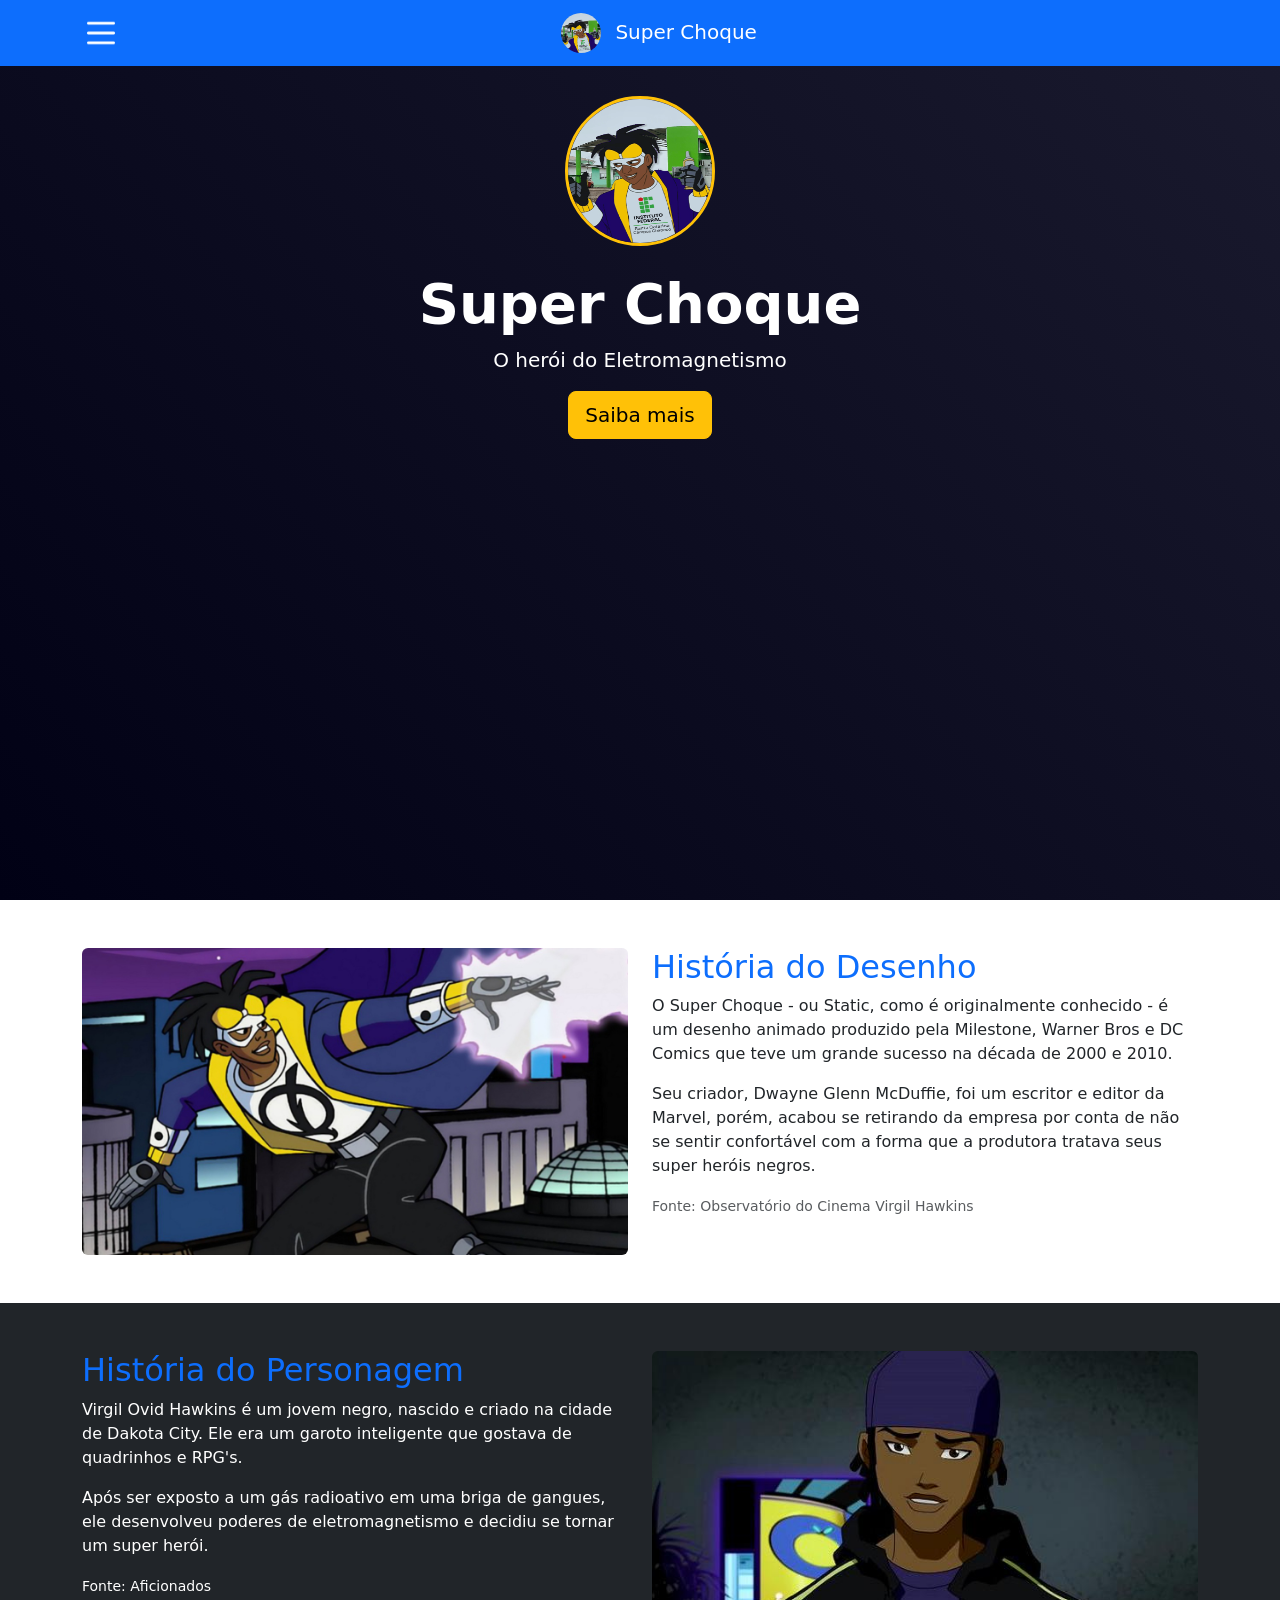
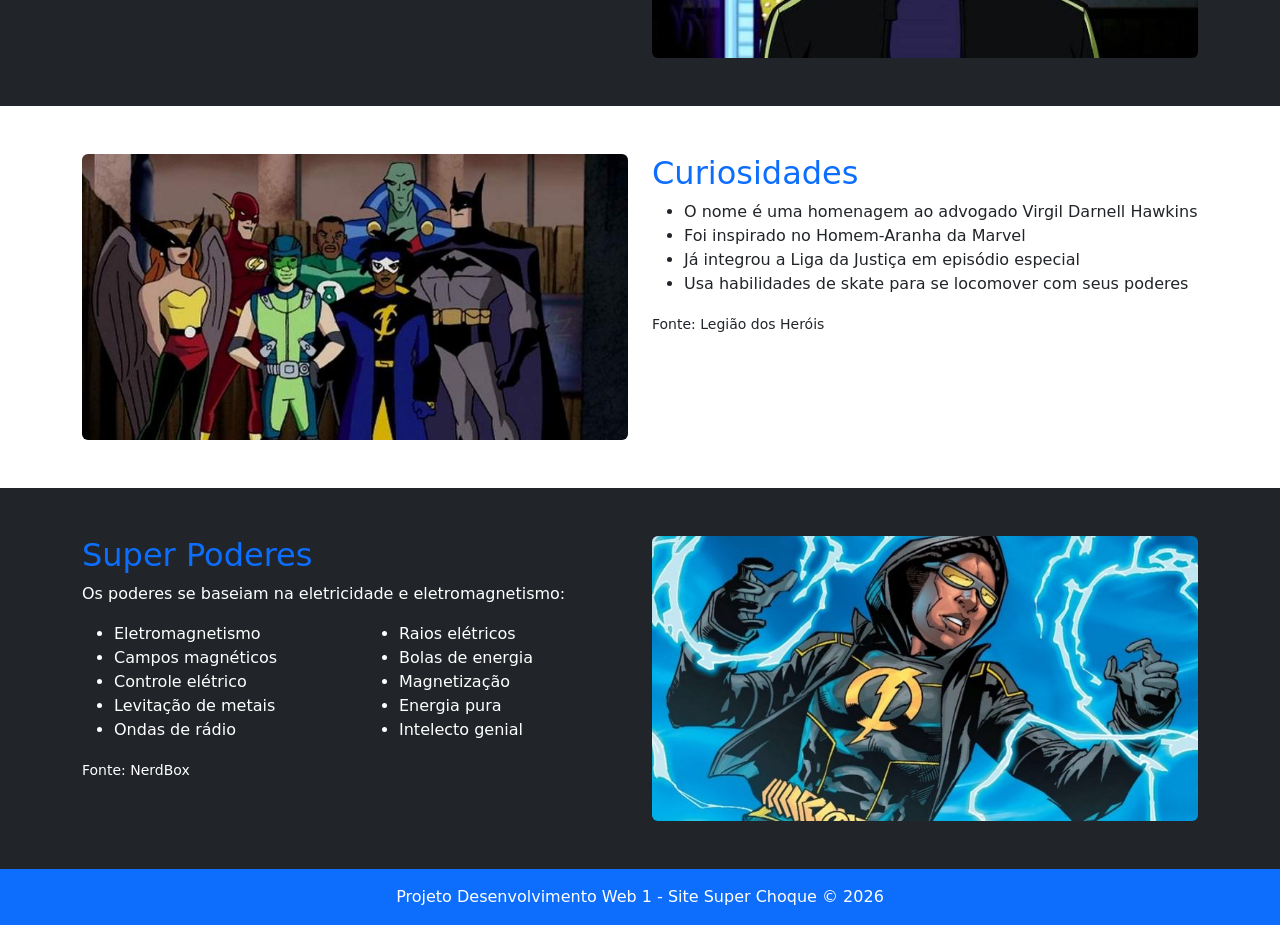
<file: site_super_choque/index.html>
<!doctype html>
<html lang="en">
  <head>
    <meta charset="utf-8">
    <meta name="viewport" content="width=device-width, initial-scale=1">
    <title>Site Super Choque</title>
    <link href="https://cdn.jsdelivr.net/npm/bootstrap@5.3.8/dist/css/bootstrap.min.css" rel="stylesheet" integrity="sha384-sRIl4kxILFvY47J16cr9ZwB07vP4J8+LH7qKQnuqkuIAvNWLzeN8tE5YBujZqJLB" crossorigin="anonymous">
    <link rel="stylesheet" href="../site_super_choque/css/style.css"/>
    <script src="../site_super_choque/js/menu.js"></script>    
</head>
  <body>

    <!-- Menu de Navegação -->

    <div id="menu-lateral" class="menu-lateral">
        <ul class="menu-itens">
            <li><a href="#inicio">Início</a></li>
            <li><a href="#historia">História</a></li>
            <li><a href="#personagem">Personagem</a></li>
            <li><a href="#curiosidade">Curiosidades</a></li>
            <li><a href="#poderes">Poderes</a></li>
        </ul>

    </div>

    <nav class="navbar navbar-dark bg-primary fixed-top">
        <div class="container">
            <button class="btn-menu" onclick="showMenu()">
                <img id="img-menu" src="img/icon-hamburger-menu.png" width="28" height="28" alt="menu"/>
            </button>
            <a class="navbar-brand mx-auto" href="#">
                <img src="../site_super_choque/img/icone_tela_principal.png" 
                width="40" 
                height="40" 
                alt="Super Choque" 
                class="rounded-circle me-2"/>
                Super Choque
            </a>
        </div>
    </nav>

    <!-- Seção Principal-->
    <header id="inicio" class="hero-section text-center text-white py-5">
        <div class="container mt-5">
            <img class="hero-image rounded-circle mb-4" src="../site_super_choque/img/icone_tela_principal.png" alt="Super Choque">
            <h1 class="display-4 fw-bold">Super Choque</h1>
            <p class="lead" href="#" class="btn btn-warning btn-lg">O herói do Eletromagnetismo</p>
            <a href="#historia" class="btn btn-warning btn-lg">Saiba mais</a>
        </div>
    </header>

    <!-- História do Desenho-->
    <main>
        <section id="historia" class="py-5">
            <div class="container">
                <div class="row">
                    <div class="col-6">
                        <img class="img-fluid rounded"
                        src="../site_super_choque/img/historia.jpg" alt="História Super Choque">
                    </div>
                    <div class="col-6">
                        <h2 class="text-primary">História do Desenho</h2>
                        <p>O Super Choque - ou Static, como é originalmente conhecido - é 
                            um desenho animado produzido pela Milestone, Warner Bros e DC 
                            Comics que teve um grande sucesso na década de 2000 e 2010.</p>

                        <p>Seu criador, Dwayne Glenn McDuffie, foi um escritor e editor da 
                            Marvel, porém, acabou se retirando da empresa por conta de não 
                            se sentir confortável com a forma que a produtora tratava seus 
                            super heróis negros.

                        </p>

                        <p class="text-muted">
                            <small>Fonte: Observatório do Cinema Virgil Hawkins</small>
                        </p>
                    </div>
                </div>
            </div>
        </section>
    

    <!-- História do Personagem-->
        <section id="personagem" class="bg-dark text-white py-5">
                <div class="container">
                    <div class="row">
                        <div class="col-6">
                            <h2 class="text-primary">História do Personagem</h2>
                            <p>Virgil Ovid Hawkins é um jovem negro, nascido e criado na cidade
                                 de Dakota City. Ele era um garoto inteligente que gostava de 
                                 quadrinhos e RPG's.</p>

                            <p>Após ser exposto a um gás radioativo em uma briga de gangues, 
                                ele desenvolveu poderes de eletromagnetismo e decidiu se tornar 
                                um super herói.
                            </p>
                            <p class="text-white">
                                <small>Fonte: Aficionados</small>
                            </p>
                        </div>
                        <div class="col-6">
                            <img class="img-fluid rounded"
                            src="../site_super_choque/img/historia2.jpg" alt="História do Personagem">
                        </div>
                    </div>
                </div>
        </section>

    <!-- Curiosidade -->

        <section id="curiosidade" class="py-5">
                    <div class="container">
                        <div class="row">
                            <div class="col-6">
                                <img class="img-fluid rounded"
                                src="../site_super_choque/img/curiosidades.jpeg" alt="Curiosidade">
                            </div>
                            <div class="col-6">
                                <h2 class="text-primary">Curiosidades</h2>
                                <ul>
                                    <li>O nome é uma homenagem ao advogado Virgil Darnell Hawkins</li>
                                    <li>Foi inspirado no Homem-Aranha da Marvel</li>
                                    <li>Já integrou a Liga da Justiça em episódio especial</li>
                                    <li>Usa habilidades de skate para se locomover com seus poderes</li>
                                </ul>
                                
                                <p class="text-rounded">
                                    <small>Fonte: Legião dos Heróis</small>
                                </p>
                            </div>
                        </div>
                    </div>
            </section>


    <!-- Super Poder-->

            <section id="poderes" class="bg-dark text-white py-5">
                <div class="container">
                    <div class="row">
                        <div class="col-6">
                            <h2 class="text-primary">Super Poderes</h2>
                            <div class="row">
                                <p>Os poderes se baseiam na eletricidade e eletromagnetismo:</p>
                                <div class="col-6">
                                        <ul>
                                            <li>Eletromagnetismo</li>
                                            <li>Campos magnéticos</li>
                                            <li>Controle elétrico</li>
                                            <li>Levitação de metais</li>
                                            <li>Ondas de rádio</li>
                                        </ul>
                                    </div>
                                    <div class="col-6">
                                    <ul>
                                        <li>Raios elétricos</li>
                                        <li>Bolas de energia</li>
                                        <li>Magnetização</li>
                                        <li>Energia pura</li>
                                        <li>Intelecto genial</li>
                                    </ul>
                                    </div>
                                </div>
                            
                            <p class="text-white">
                                <small>Fonte: NerdBox</small>
                            </p>
                        </div>
                        <div class="col-6">
                            <img class="img-fluid rounded"
                            src="../site_super_choque/img/super_poder.jpeg" alt="Super Poderes">
                        </div>
                    </div>
                </div>
            </section>
        </main>

        <footer class="bg-primary text-white text-center py-3">
            <div class="container">
                <p class="mb-0">
                    Projeto Desenvolvimento Web 1 - Site Super Choque &copy; 2026
                </p>
            </div>

        </footer>

    <script src="https://cdn.jsdelivr.net/npm/bootstrap@5.3.8/dist/js/bootstrap.bundle.min.js" integrity="sha384-FKyoEForCGlyvwx9Hj09JcYn3nv7wiPVlz7YYwJrWVcXK/BmnVDxM+D2scQbITxI" crossorigin="anonymous"></script>
  </body>
</html>
</file>
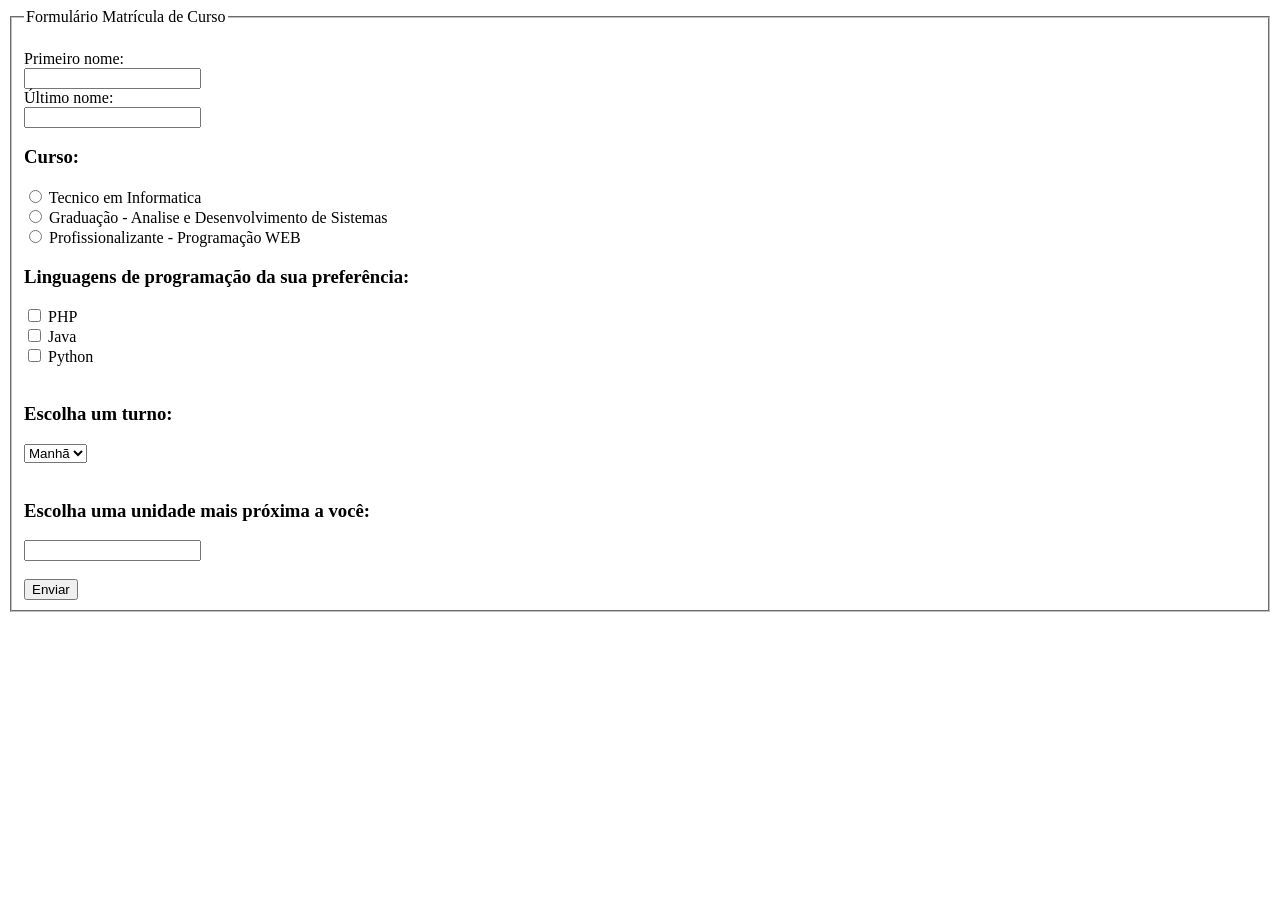
<file: Exercícios/formulario01.html>
<!DOCTYPE html>
<html lang="en">
<head>
    <meta charset="UTF-8">
    <meta name="viewport" content="width=device-width, initial-scale=1.0">
    <title>Formulário</title>
</head>
<body>
    <form action="/action_page.html">
        <fieldset>
        <legend>Formulário Matrícula de Curso</legend>
            <br>
            <form>
                <label for=“pnome">Primeiro nome:</label><br>
                <input type="text" id="pnome" name="pnome"><br>
                <label for=“unome">Último nome:</label><br>
                <input type="text" id="unome" name="unome">
            </form>

            <form>     
                <h3>Curso:</h3>
                <input type="radio" id="TI" name="curso" value="TecnicoemInformatica">
                <label for="TecnicoemInformatica">Tecnico em Informatica</label><br>
                <input type="radio" id="Graduaco_analiseedesenvolvimentodesistemas" name="curso" value="GraduaçãoAnaliseeDesenvolvimentodeSistemas">
                <label for="GraduaçãoAnaliseeDesenvolvimentodeSistemas">Graduação - Analise e Desenvolvimento de Sistemas</label><br>
                <input type="radio" id="Profissionalizante_programacaoweb" name="curso" value="ProfissionalizanteProgramaçãoWEB">
                <label for="ProfissionalizanteProgramaçãoWEB">Profissionalizante - Programação WEB</label><br>
            </form>
               
            <form>
                <h3>Linguagens de programação da sua preferência:</h3>
                <input type="checkbox" id="php" name="linguagemfav1" value="PHP">
                <label for="linguagemfav1"> PHP</label><br>
                <input type="checkbox" id="java" name="linguagemfav2" value="JAVA">
                <label for="linguagemfav2"> Java</label><br>
                <input type="checkbox" id="python" name="linguagemfav3" value="PYTHON">
                <label for="linguagemfav3"> Python</label>
            </form>
            
            <br>
            <h3>Escolha um turno: </h3>
            <label for="turno"></label>
            <select name="turno" id="turno">
                <option value="manha">Manhã</option>
                <option value=tarde">Tarde</option>
                <option value="noite">Noite</option>
            </select>
            
            <br>
            <br>

            <h3>Escolha uma unidade mais próxima a você:</h3>
            <label for="browser"></label>
            <input list="browsers" name="browser" id="browser">
            <datalist id="browsers">
                <option value="Chapecó">
                <option value="Canoinhas">
                <option value="Minha casa">
                <option value="Juju do pix">
                <option value="Floripa">
            </datalist>
            <br>
            <br>
            <button>Enviar</button>
        </fieldset>
</form>
</body>
</html>
</file>
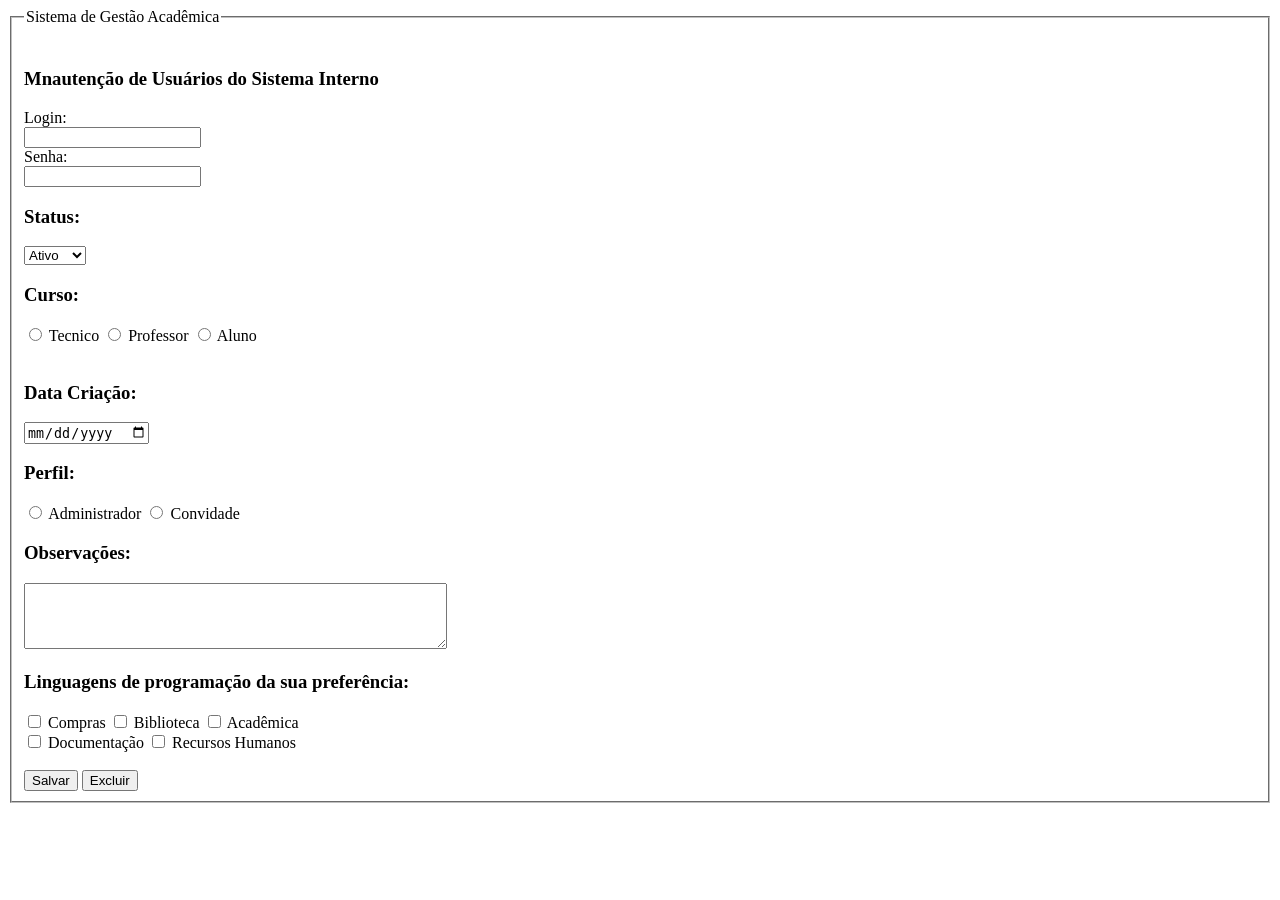
<file: Exercícios/formulario2.html>
<!DOCTYPE html>
<html lang="en">
<head>
    <meta charset="UTF-8">
    <meta name="viewport" content="width=device-width, initial-scale=1.0">
    <title>Formulário</title>
</head>
<body>
    <form action="/action_page.html">
        <fieldset>
        <legend>Sistema de Gestão Acadêmica</legend>
            <br>
            <h3>Mnautenção de Usuários do Sistema Interno</h3>
            <form>
                <label for="login">Login:</label><br>
                <input type="text" id="login" name="login"><br>
                <label for=senha">Senha:</label><br>
                <input type="text" id="senha" name="senha">

                <br>
                <h3>Status: </h3>
                <label for="status"></label>
                <select name="status" id="status">
                    <option value="ativo">Ativo</option>
                    <option value="inativo">Inativo</option>
                </select>

                    <h3>Curso:</h3>
                    <input type="radio" id="Tecnico" name="tipousuario" value="Tecnico">
                    <label for="Tecnico">Tecnico</label>
                    <input type="radio" id="Professor" name="tipousuario" value="Professor">
                    <label for="Professor">Professor</label>
                    <input type="radio" id="Aluno" name="tipousuario" value="aluno">
                    <label for="aluno">Aluno</label><br>
                
                <br>
                <label for="data"><h3>Data Criação:</h3></label>
                <input type="date" id="data" name="data">

                <h3>Perfil:</h3>
                    <input type="radio" id="Administrador" name="perfil" value="Administrador">
                    <label for="Administrador">Administrador</label>
                    <input type="radio" id="Convidade" name="perfil" value="Convidade">
                    <label for="Convidade">Convidade</label>
                
                <h3>Observações:</h3>
                    <label for="Observacao"></label>
                    <textarea id="Observacao" name="Observacao" rows="4" cols="50"></textarea>

                <h3>Linguagens de programação da sua preferência:</h3>
                    <input type="checkbox" id="Compras" name="modulo1" value="Compras">
                    <label for="modulo1"> Compras</label>
                    <input type="checkbox" id="Biblioteca" name="modulo2" value="Biblioteca">
                    <label for="modulo2"> Biblioteca</label>
                    <input type="checkbox" id="academico" name="modulo3" value="academico">
                    <label for="modulo3"> Acadêmica</label><br>
                    <input type="checkbox" id="Doc" name="modulo4" value="Doc">
                    <label for="modulo4"> Documentação</label>
                    <input type="checkbox" id="RH" name="modulo5" value="RH">
                    <label for="modulo5"> Recursos Humanos</label>
                <br>
                <br>
                <button>Salvar</button>
                <button>Excluir</button>
            </form>
        </fieldset>
</form>
</body>
</html>
</file>
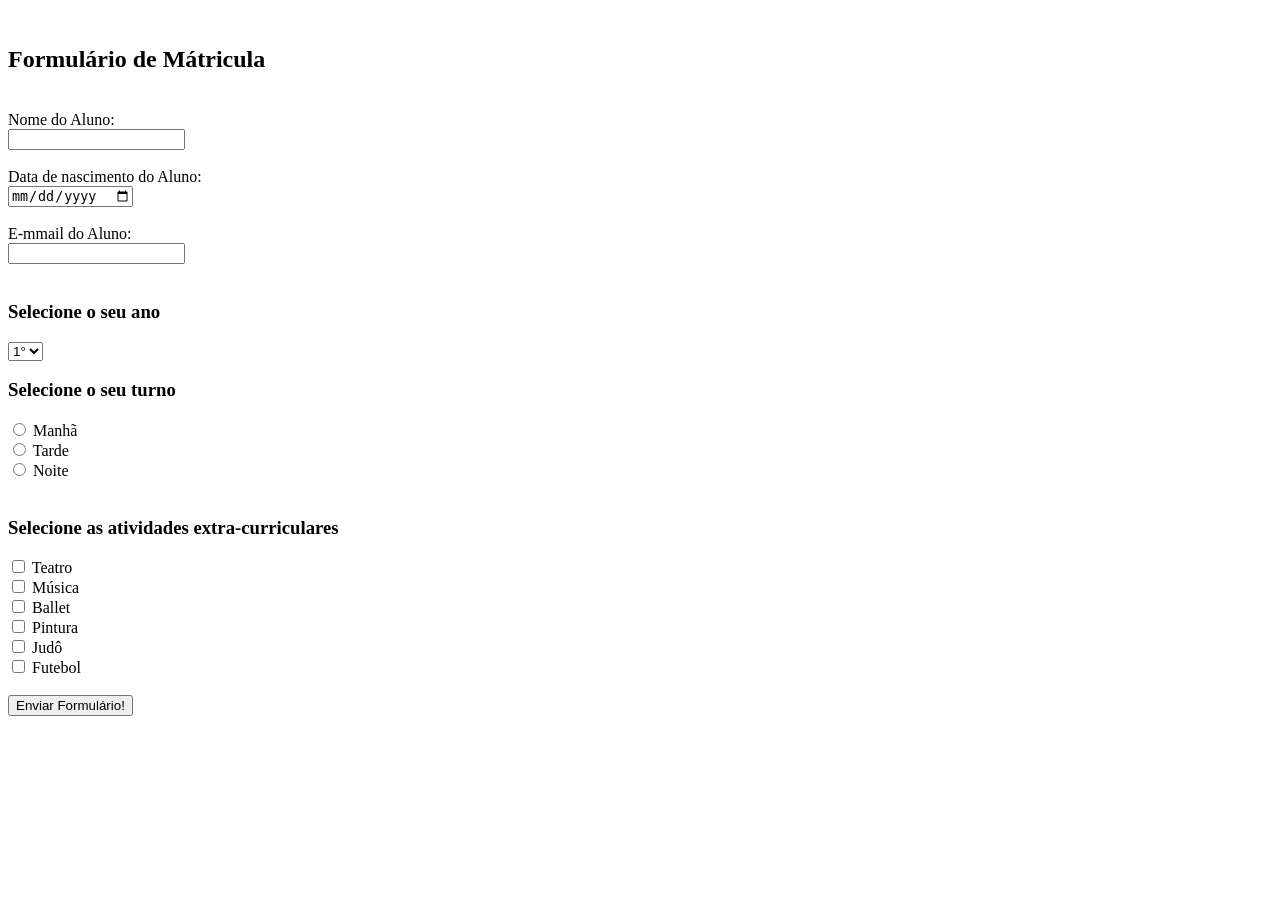
<file: Exparaentrega/01/matricula.html>
<!DOCTYPE html>
<html lang="en">
<head>
    <meta charset="UTF-8">
    <meta name="viewport" content="width=device-width, initial-scale=1.0">
    <title>Document</title>
</head>
<body>
    <form action="/enviar" method="post" >
        <br>
        <h2>Formulário de Mátricula</h2>
        <br>
        <label for="nomealuno">Nome do Aluno:</label><br>
        <input type="text" id="nomealuno" name="nomealuno" required><br>
        <br>
        <label for="nascimento">Data de nascimento do Aluno:</label><br>
        <input type="date" id="nascimento" name="nascimento" required><br>
        <br>
        <label for="emailaluno">E-mmail do Aluno:</label><br>
        <input type="email" id="emailaluno" name="emailaluno" required><br>

        <br>
        <h3>Selecione o seu ano</h3>
        <select name="anoemi" id="anoemi" required>
        <option value="1">1°</option>
        <option value="2">2°</option>
        <option value="3">3°</option>
        <option value="4">4°</option>
        </select>

        <br>
        <h3>Selecione o seu turno</h3>
        <input type="radio" id="html" name="turno" value="manha">
        <label for="manha">Manhã</label><br>
        <input type="radio" id="html" name="turno" value="tarde">
        <label for="tarde">Tarde</label><br>
        <input type="radio" id="html" name="turno" value="noite">
        <label for="noite">Noite</label><br>
       
        <br> 
        <h3>Selecione as atividades extra-curriculares</h3>
        <input type="checkbox" id="extrac1" name="extrac1" value="teatro">
        <label for="extrac1"> Teatro</label><br>
        <input type="checkbox" id="extrac2" name="extrac3" value="musica">
        <label for="extrac2"> Música</label><br>
        <input type="checkbox" id="extrac3" name="extrac3" value="ballet">
        <label for="extrac3"> Ballet</label><br>
        <input type="checkbox" id="extrac4" name="extrac4" value="pintura">
        <label for="extrac4"> Pintura</label><br>
        <input type="checkbox" id="extrac5" name="extrac5" value="judo">
        <label for="extrac5"> Judô</label><br>
        <input type="checkbox" id="extrac6" name="extrac6" value="futebol">
        <label for="extrac6"> Futebol</label><br>

        <br>
        <button type="submit" onclick="window.location.href='sucesso.html'">Enviar Formulário!</button>
        
    </form>

</body>
</html>
</file>
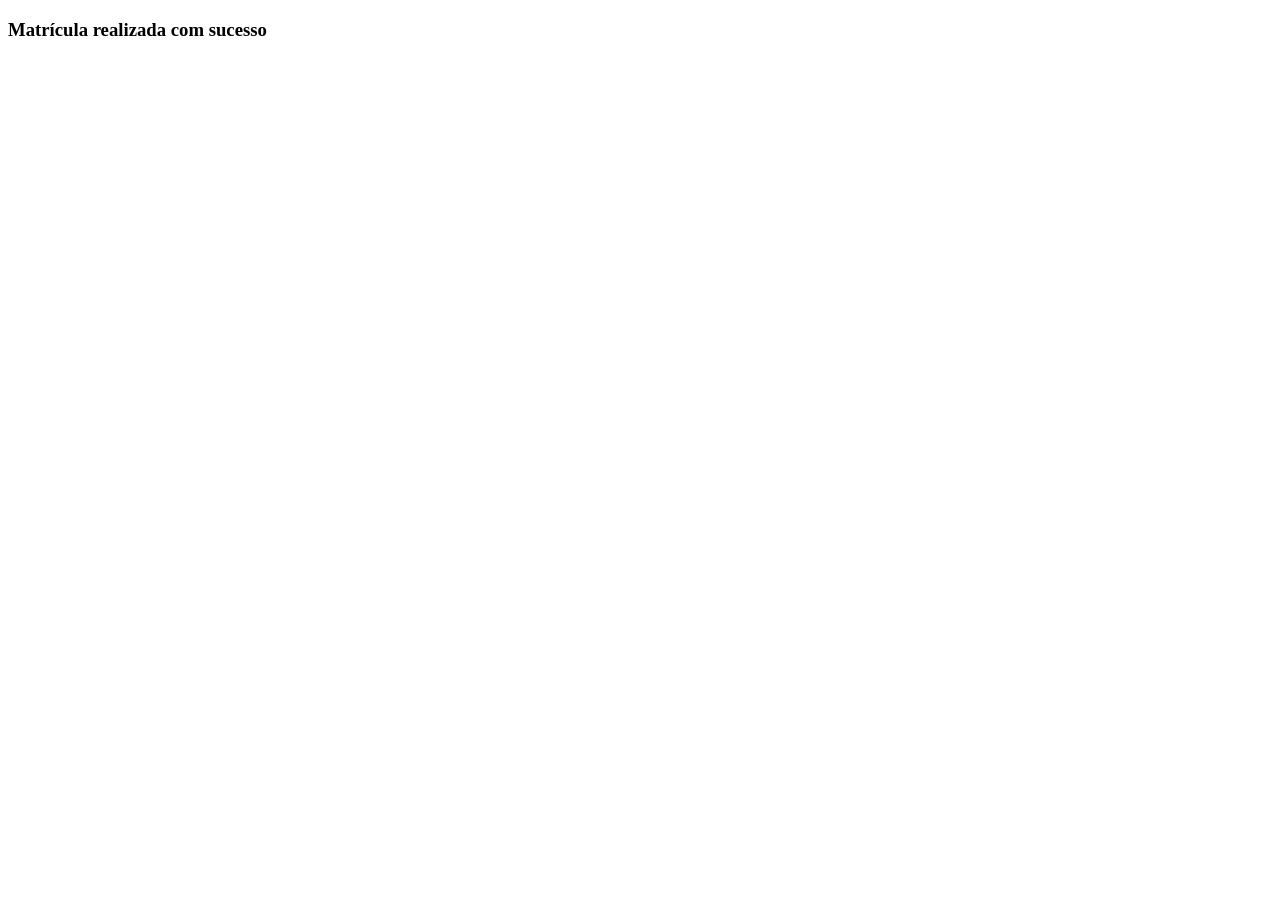
<file: Exparaentrega/01/sucesso.html>
<!DOCTYPE html>
<html lang="en">
<head>
    <meta charset="UTF-8">
    <meta name="viewport" content="width=
    , initial-scale=1.0">
    <title>Document</title>
</head>
<body>
    <h3>Matrícula realizada com sucesso</h3>
</body>
</html>
</file>
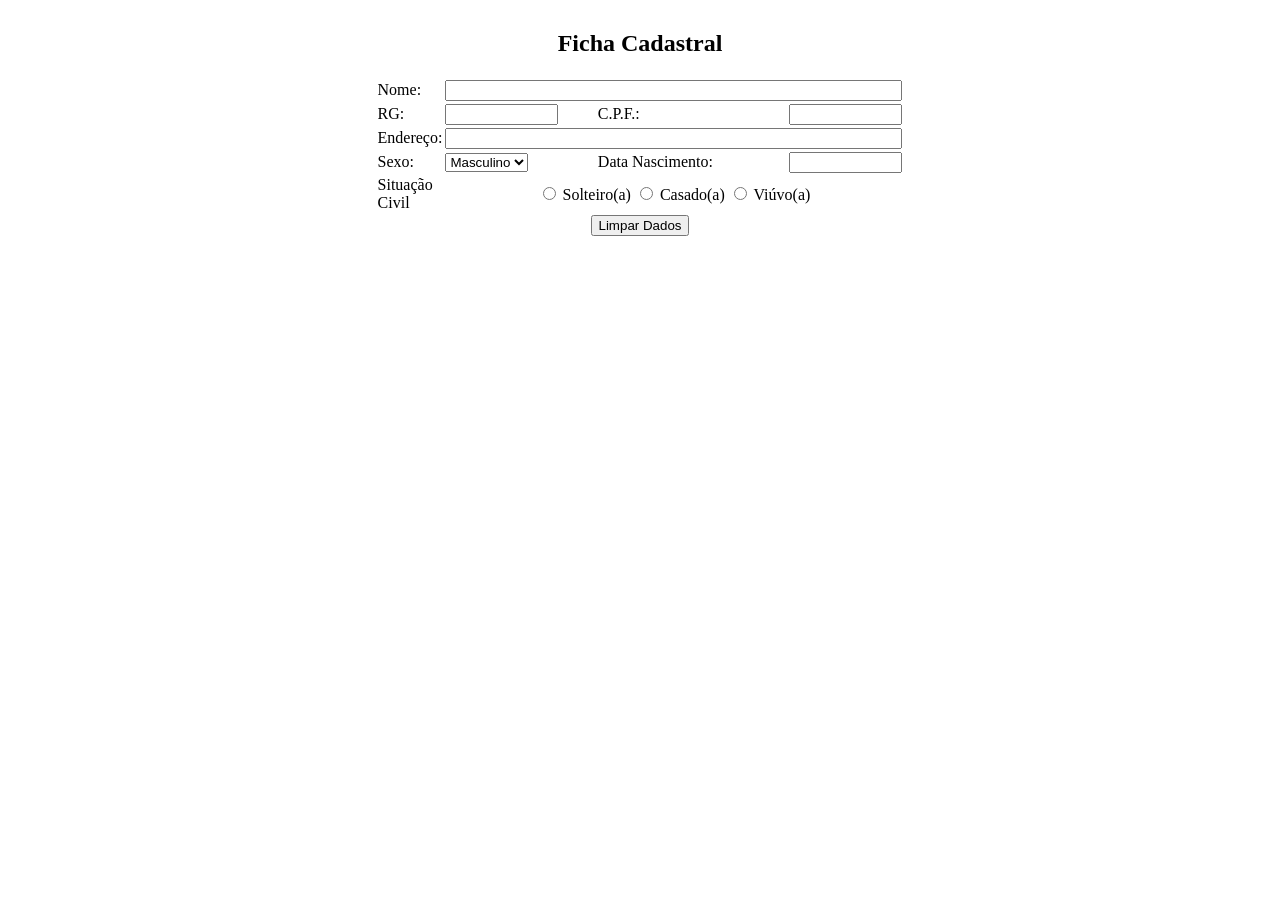
<file: Exparaentrega/02/fichacadastral.html>
<!DOCTYPE html>
<html lang="en">
<head>
    <meta charset="UTF-8">
    <meta name="viewport" content="width=device-width, initial-scale=1.0">
    <title>Document</title>
</head>
<body>
    <form>
        <table  width="500" cellpadding="1px" cellspacing="1px" align="center">
            <tr>
                <th colspan="4">
                    <h2 align="center">Ficha Cadastral</h2>
                </th>
            </tr>

            <tr>
                <td ><label for="nome">Nome:</label></td>
                <td colspan="3" align="right">
                    <input type="text" id="nome" name="nome" size="55" maxlength="55">
                </td>
            </tr>

            <tr>
                <td><label for="rg" align="center">RG:</label></td>
                <td >
                    <input type="text" id="rg" name="rg" size="12" maxlength="13">
                </td>
                <td><label for="cpf">C.P.F.:</label></td>
                <td align="right">
                    <input type="text" id="cpf" name="cpf" size="12" maxlength="13">
                </td>
            </tr>

            <tr>
                <td><label for="endereco">Endereço:</label></td>
                <td colspan="3" align="right">
                    <input type="text" id="endereco" name="endereco" size="55" maxlength="55">
                </td>
            </tr>

            <tr>
                <td><label for="sexo">Sexo:</label></td>
                <td>
                    <select name="sexo" id="sexo">
                        <option value="masculino">Masculino</option>
                        <option value="feminino">Feminino</option>
                    </select>
                </td>
                <td><label for="nascimento">Data Nascimento:</label></td>
                <td align="right">
                    <input type="text" id="nascimento" name="nascimento" size="12" maxlength="13">
                </td>
            </tr>

            <tr>
                <td>Situação Civil</td>
                <td colspan="4" align="center">
                    <input type="radio" id="solteiro" name="civil" value="SOLTEIRO">
                    <label for="solteiro">Solteiro(a)</label>
                    <input type="radio" id="casado" name="civil" value="CASADO">
                    <label for="casado">Casado(a)</label>
                    <input type="radio" id="viuvo" name="civil" value="VIUVO">
                    <label for="viuvo">Viúvo(a)</label>
                </td>
            </tr>

            <tr>
                <td colspan="4" align="center">
                    <button type="reset">Limpar Dados</button>
                </td>
            </tr>
        </table>
    </form>

</body>
</html>
</file>
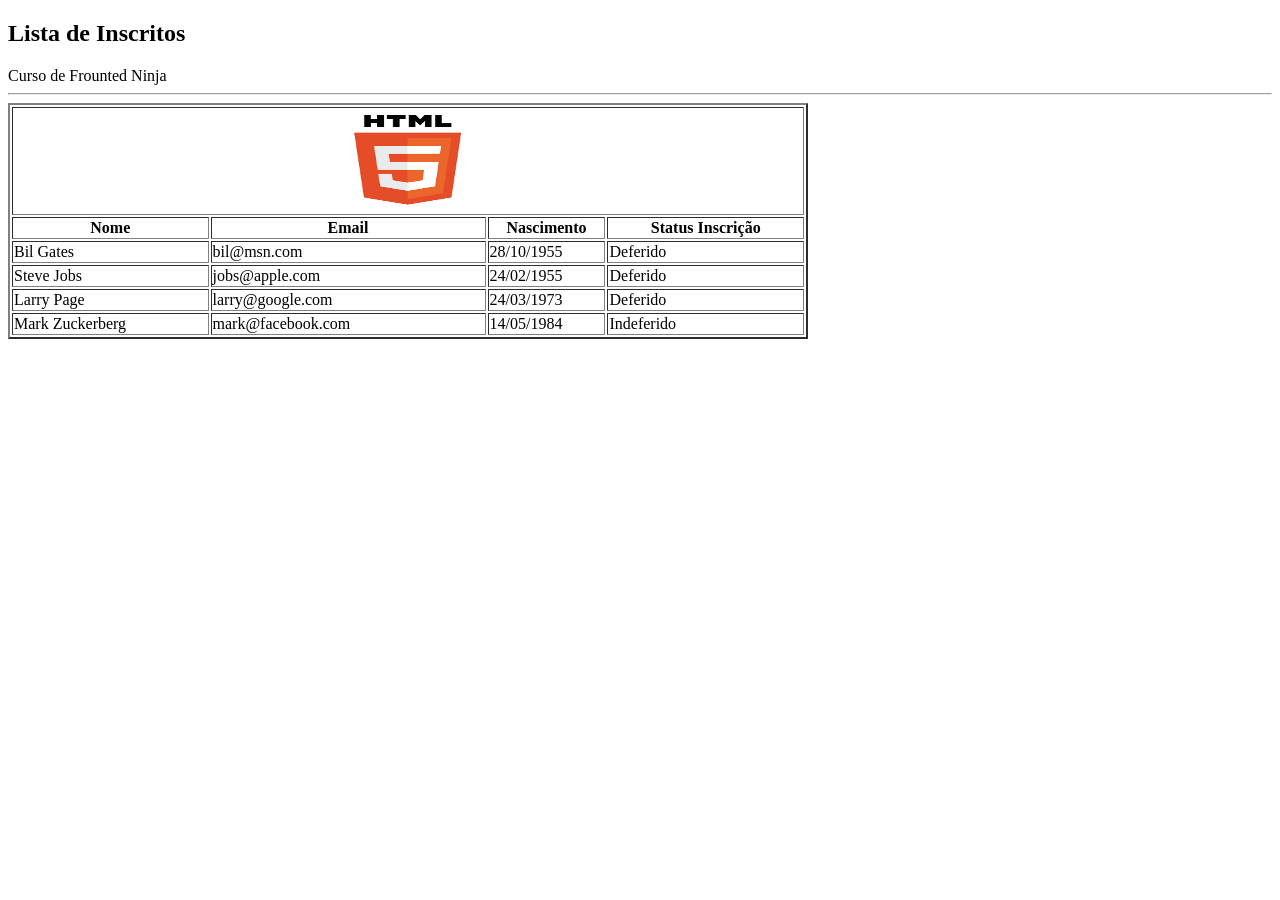
<file: Exparaentrega/03/listainscritos.html>
<!DOCTYPE html>
<html lang="en">
<head>
    <meta charset="UTF-8">
    <meta name="viewport" content="width=device-width, initial-scale=1.0">
    <title>Document</title>
</head>
<body>

    <h2>Lista de Inscritos</h2>
    <a>Curso de Frounted Ninja</a>
    <hr>
    <table border="2px" width="800px" >
        <tr>
            <td colspan="4" align="center">
                <img src="../03/Prancheta-1.png" width="400" height="100"></header>
            </td>
        <tr>
            <th width="25%">Nome</th>
            <th width="35%">Email</th>
            <th width="15%">Nascimento</th>
            <th width="25%">Status Inscrição</th>
        </tr>
        <tr>
            <td>Bil Gates</td>
            <td>bil@msn.com</td>
            <td>28/10/1955</td>
            <td>Deferido</td>
        </tr>

        <tr>
            <td>Steve Jobs</td>
            <td>jobs@apple.com</td>
            <td>24/02/1955</td>
            <td>Deferido</td>
        </tr>

        <tr>
            <td>Larry Page</td>
            <td>larry@google.com</td>
            <td>24/03/1973</td>
            <td>Deferido</td>
        </tr>

        <tr>
            <td>Mark Zuckerberg</td>
            <td>mark@facebook.com</td>
            <td>14/05/1984</td>
            <td>Indeferido</td>
        </tr>
    </table>
</body>
</html>
</file>
<file: site_super_choque/css/style.css>
:root{
    --azul-escuro:#010115;
    --amarelo:#ffc107;
}

.hero-image {
    width: 150px;
    height: 150px;
    border: 3px solid var(--amarelo); 
}

.hero-section {
    background: linear-gradient(45deg, var(--azul-escuro), #1a1a2e);
    min-height: 100vh;
}

.btn-menu {
    background: none;
    border: none;
    padding: 5px;
}

.menu-lateral {
    position: fixed;
    top: 0;
    left: -250px;
    width: 250px;
    height: 100%;
    background: var(--azul-escuro);
    transition: left 0.3s;
    padding-top: 80px;
    z-index: 1000;/**Prioridade de carregamento?**/
}

.menu-lateral.ativa{
    left: 0;
}

.menu-lateral ul{
    list-style: none;
    padding: 0;
    margin: 0;
}

.menu-lateral a{
    color: white;
    text-decoration: none;
    display: block;
    padding: 15px 20px;
    border-bottom: 1px solid #1a1a2e;
}

.container {
    overflow: hidden;
}

img:hover {
  transform: scale(0.9); 
}

img {
  
  transition: transform 0.3s ease;
}
</file>
